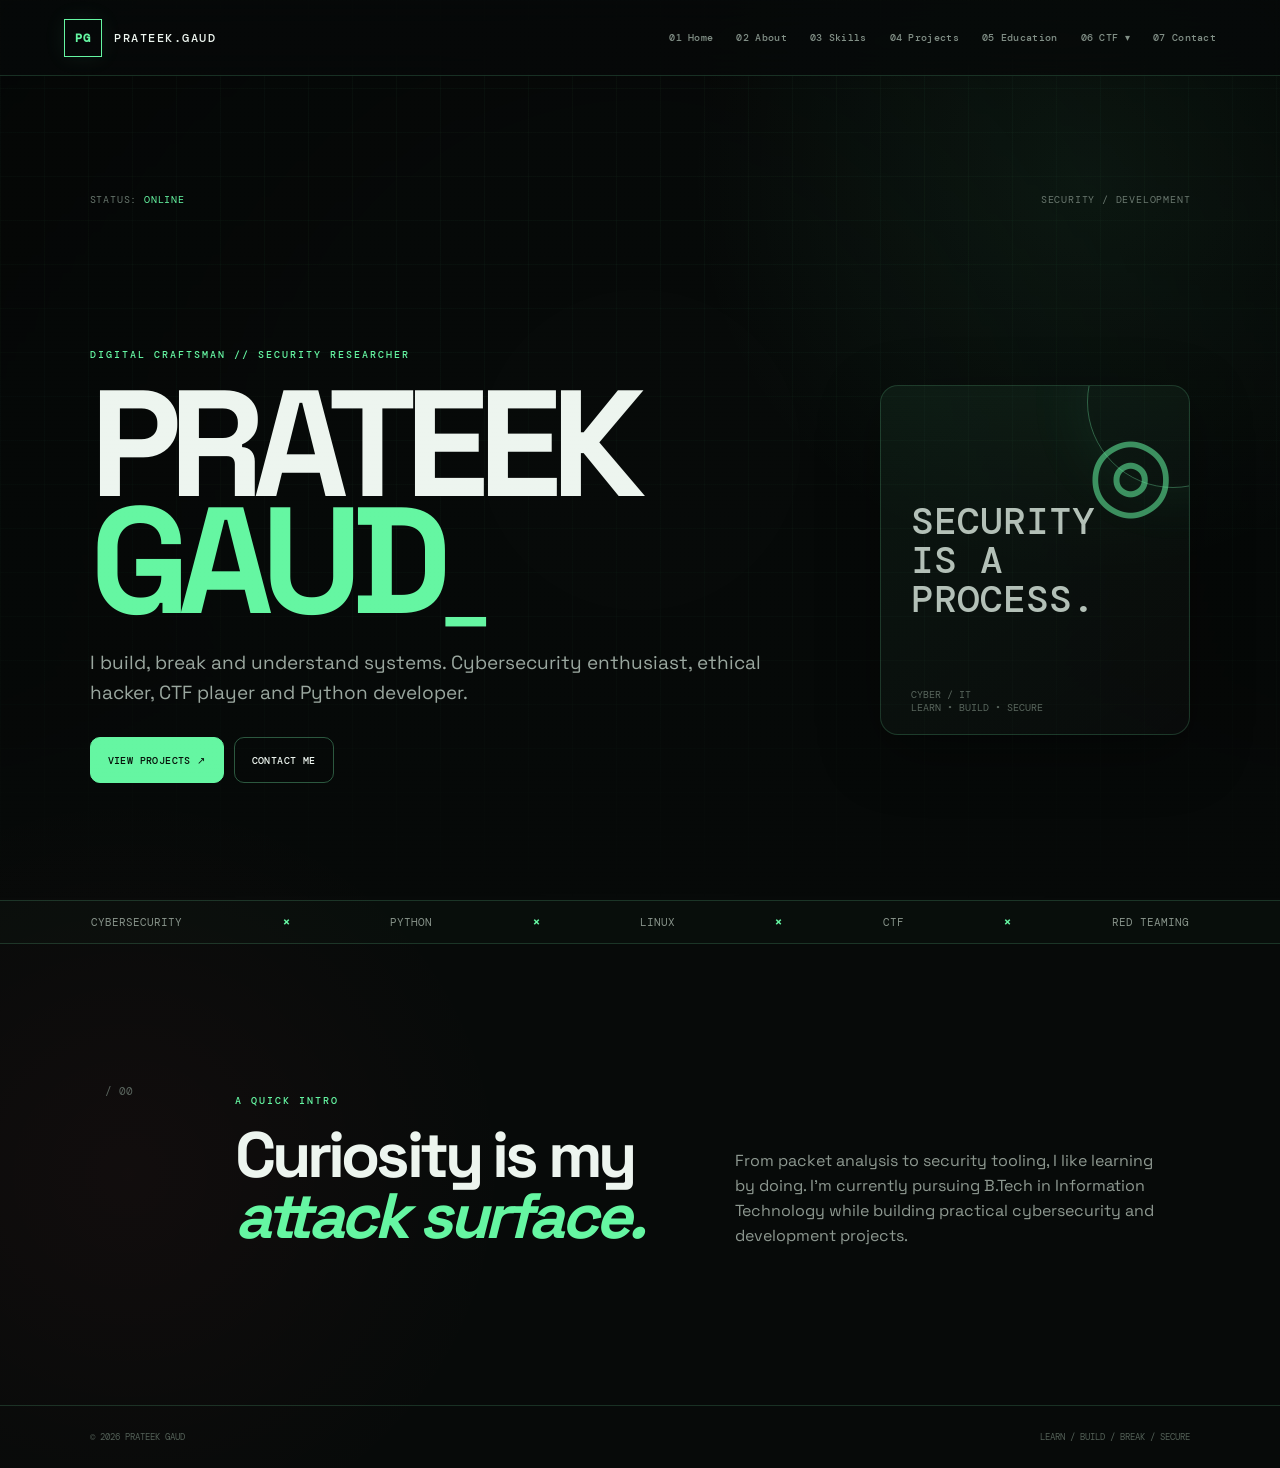
<file: index.html>
<!doctype html>
<html lang="en">

<head>
    <meta charset="utf-8">
    <meta name="viewport" content="width=device-width,initial-scale=1,viewport-fit=cover">
    <meta name="description" content="Prateek Gaud — Cybersecurity Enthusiast, Ethical Hacker and Python Developer.">
    <title>PRATEEK | Portfolio</title>
    <link rel="preconnect" href="https://fonts.googleapis.com">
    <link rel="preconnect" href="https://fonts.gstatic.com" crossorigin>
    <link
        href="https://fonts.googleapis.com/css2?family=DM+Mono:wght@400;500&family=Space+Grotesk:wght@400;500;600;700&display=swap"
        rel="stylesheet">
    <link rel="stylesheet" href="style.css">
</head>

<body>
    <div class="bg-grid"></div>
    <div class="scanline"></div>
    <header class="topbar"><a class="brand" href="index.html"><b>PG</b><span>PRATEEK.GAUD</span></a><button class="menu"
            aria-label="Open menu" aria-expanded="false" type="button"><span></span><span></span><span></span></button>
        <nav>
            <a href="index.html">01 Home</a>
            <a href="about.html">02 About</a>
            <a href="skills.html">03 Skills</a>
            <a href="projects.html">04 Projects</a>
            <a href="education.html">05 Education</a>
            <div class="dropdown">
                <button class="dropbtn">06 CTF ▾</button>
                <div class="dropdown-menu">
                    <a href="tryhackme.html">TryHackMe</a>
                </div>
            </div>
            <a href="contact.html">07 Contact</a>
        </nav>
    </header>
    <main>
        <section class="hero">
            <div class="hero-top"><span>STATUS: <i>ONLINE</i></span><span>SECURITY / DEVELOPMENT</span></div>
            <div class="hero-title">
                <p class="tiny">DIGITAL CRAFTSMAN // SECURITY RESEARCHER</p>
                <h1>PRATEEK<br><span>GAUD<span class="cursor">_</span></span></h1>
                <p class="lead">I build, break and understand systems. Cybersecurity enthusiast, ethical hacker, CTF
                    player and Python developer.</p>
                <div class="buttons"><a class="btn hot" href="projects.html">VIEW PROJECTS ↗</a><a class="btn"
                        href="contact.html">CONTACT ME</a></div>
            </div>
            <div class="hero-ascii">
                <div class="orbit">◎</div>
                <p>SECURITY<br>IS A<br>PROCESS.</p><span class="coord">CYBER / IT<br>LEARN • BUILD • SECURE</span>
            </div>
        </section>
        <section class="ticker">
            <span>CYBERSECURITY</span><b>×</b><span>PYTHON</span><b>×</b><span>LINUX</span><b>×</b><span>CTF</span><b>×</b><span>RED
                TEAMING</span></section>
        <section class="intro">
            <div class="section-no">/ 00</div>
            <div>
                <p class="tiny">A QUICK INTRO</p>
                <h2>Curiosity is my<br><em>attack surface.</em></h2>
            </div>
            <p class="copy">From packet analysis to security tooling, I like learning by doing. I’m currently pursuing
                B.Tech in Information Technology while building practical cybersecurity and development projects.</p>
        </section>
    </main>
    <footer><span>© 2026 PRATEEK GAUD</span><span>LEARN / BUILD / BREAK / SECURE</span></footer>
    <script src="script.js"></script>
</body>

</html>
</file>
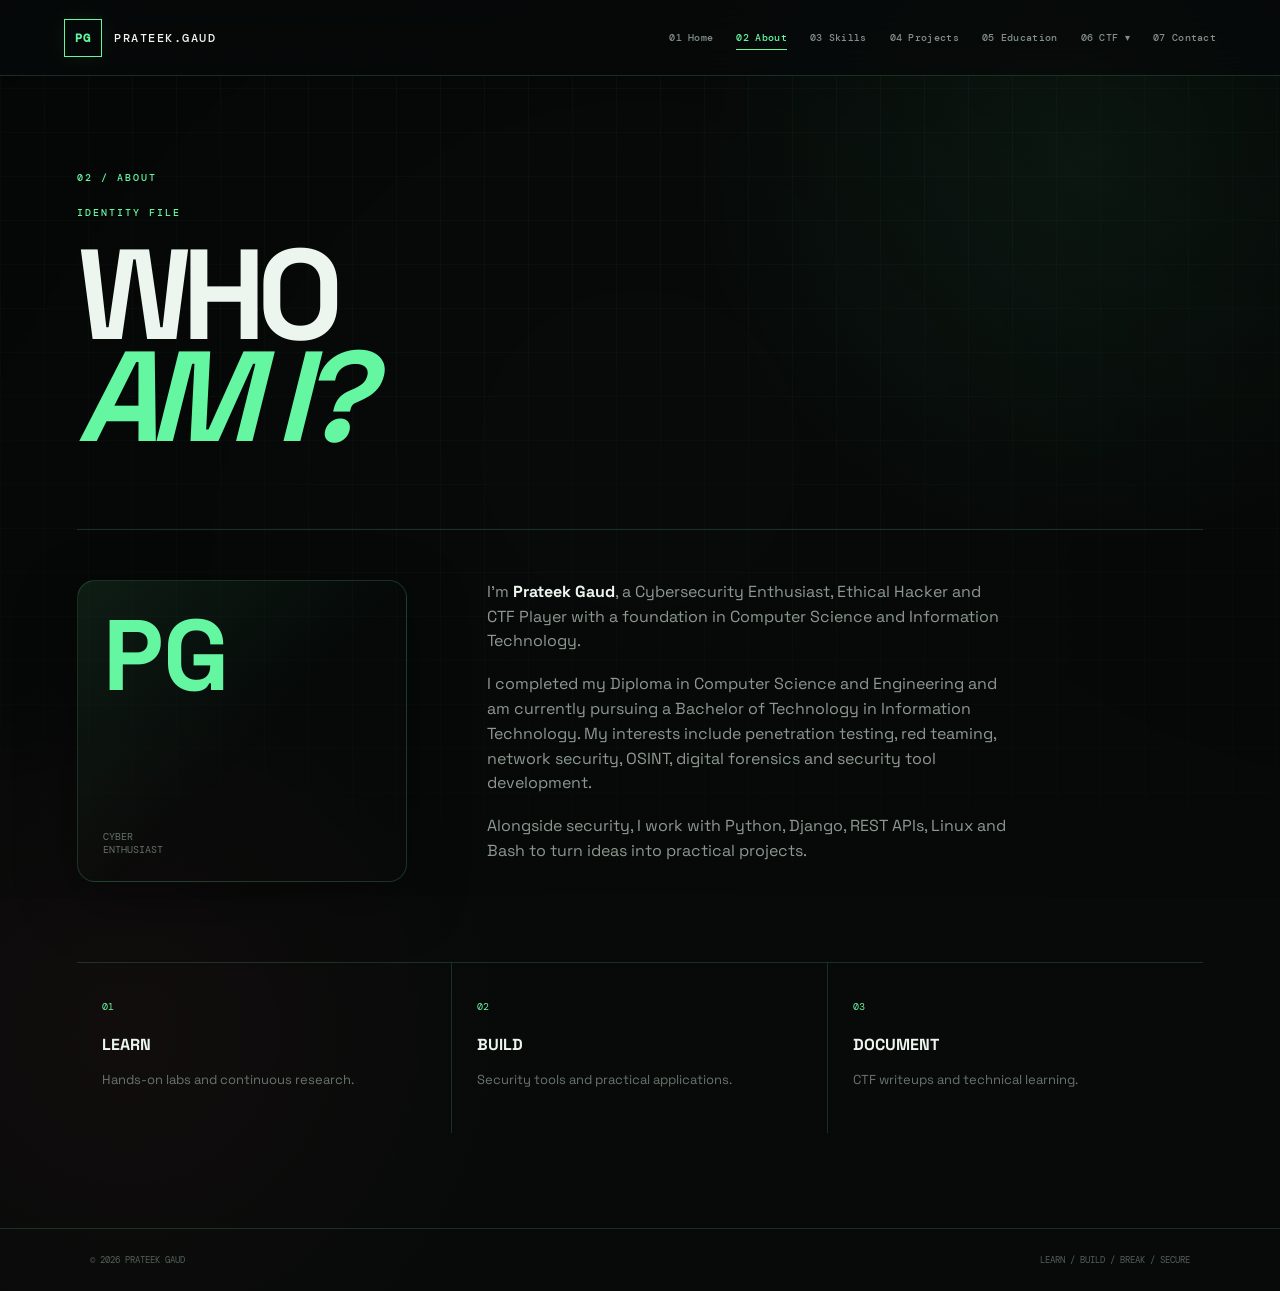
<file: about.html>
<!doctype html>
<html lang="en">

<head>
    <meta charset="utf-8">
    <meta name="viewport" content="width=device-width,initial-scale=1,viewport-fit=cover">
    <meta name="description" content="Prateek Gaud — Cybersecurity Enthusiast, Ethical Hacker and Python Developer.">
    <title>About // Prateek Gaud</title>
    <link rel="preconnect" href="https://fonts.googleapis.com">
    <link rel="preconnect" href="https://fonts.gstatic.com" crossorigin>
    <link
        href="https://fonts.googleapis.com/css2?family=DM+Mono:wght@400;500&family=Space+Grotesk:wght@400;500;600;700&display=swap"
        rel="stylesheet">
    <link rel="stylesheet" href="style.css">
</head>

<body>
    <div class="bg-grid"></div>
    <div class="scanline"></div>
    <header class="topbar"><a class="brand" href="index.html"><b>PG</b><span>PRATEEK.GAUD</span></a><button class="menu"
            aria-label="Open menu" aria-expanded="false" type="button"><span></span><span></span><span></span></button>
        <nav>
            <a href="index.html">01 Home</a>
            <a class="active" href="about.html">02 About</a>
            <a href="skills.html">03 Skills</a>
            <a href="projects.html">04 Projects</a>
            <a href="education.html">05 Education</a>
            <div class="dropdown">
                <button class="dropbtn">06 CTF ▾</button>
                <div class="dropdown-menu">
                    <a href="tryhackme.html">TryHackMe</a>
                </div>
            </div>
            <a href="contact.html">07 Contact</a>
        </nav>
    </header>
    <main class="page">
        <div class="page-number">02 / ABOUT</div>
        <div class="page-heading">
            <p class="tiny">IDENTITY FILE</p>
            <h1>WHO<br><em>AM I?</em></h1>
        </div>
        <div class="about-layout">
            <div class="profile-mark"><span>PG</span><small>CYBER<br>ENTHUSIAST</small></div>
            <div class="copy">
                <p>I’m <strong>Prateek Gaud</strong>, a Cybersecurity Enthusiast, Ethical Hacker and CTF Player with a
                    foundation in Computer Science and Information Technology.</p>
                <p>I completed my Diploma in Computer Science and Engineering and am currently pursuing a Bachelor of
                    Technology in Information Technology. My interests include penetration testing, red teaming, network
                    security, OSINT, digital forensics and security tool development.</p>
                <p>Alongside security, I work with Python, Django, REST APIs, Linux and Bash to turn ideas into
                    practical projects.</p>
            </div>
        </div>
        <div class="facts">
            <div><span>01</span><b>LEARN</b>
                <p>Hands-on labs and continuous research.</p>
            </div>
            <div><span>02</span><b>BUILD</b>
                <p>Security tools and practical applications.</p>
            </div>
            <div><span>03</span><b>DOCUMENT</b>
                <p>CTF writeups and technical learning.</p>
            </div>
        </div>
    </main>
    <footer><span>© 2026 PRATEEK GAUD</span><span>LEARN / BUILD / BREAK / SECURE</span></footer>
    <script src="script.js"></script>
</body>

</html>
</file>
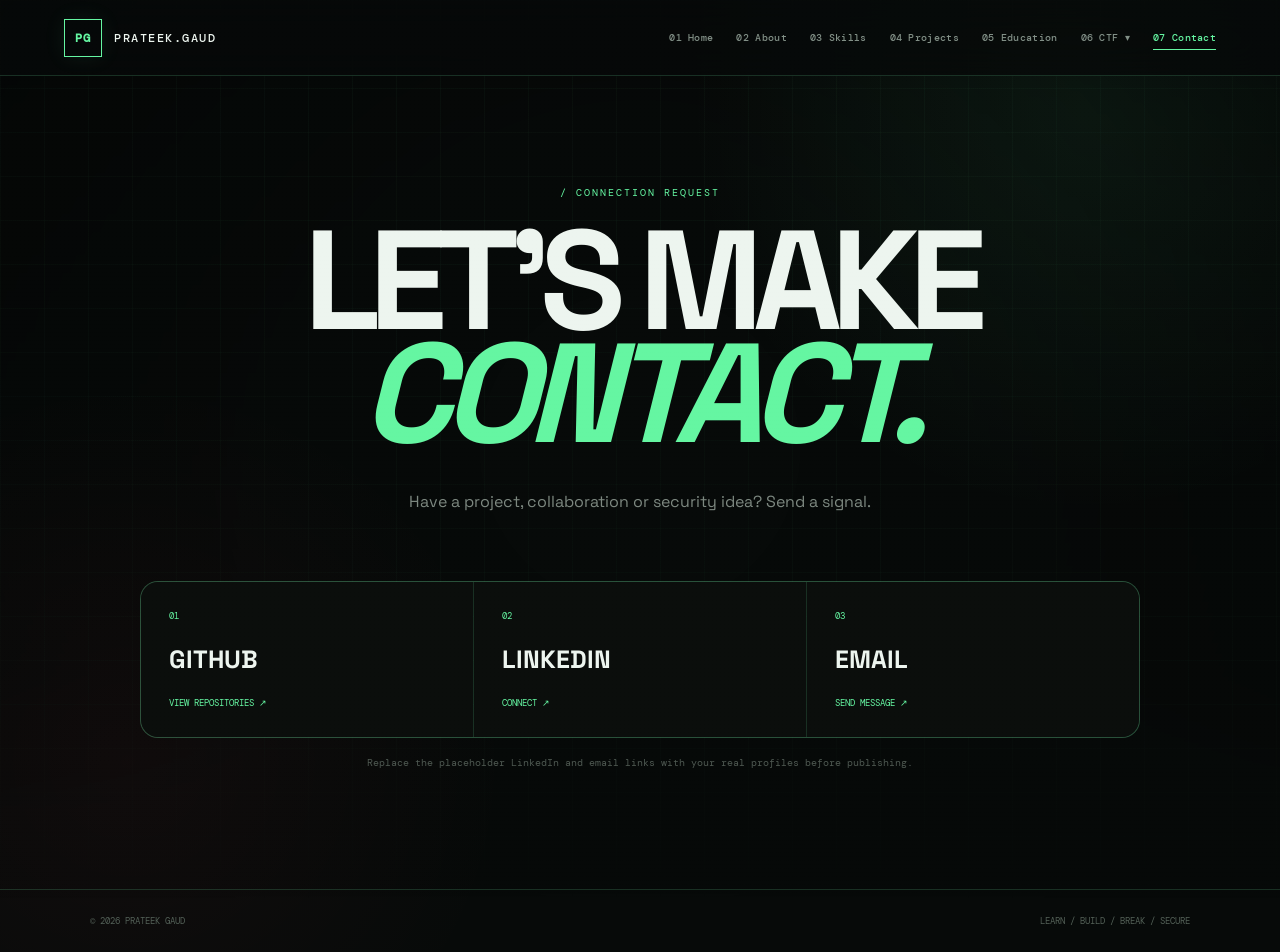
<file: contact.html>
<!doctype html>
<html lang="en">

<head>
    <meta charset="utf-8">
    <meta name="viewport" content="width=device-width,initial-scale=1,viewport-fit=cover">
    <meta name="description" content="Prateek Gaud — Cybersecurity Enthusiast, Ethical Hacker and Python Developer.">
    <title>Contact // Prateek Gaud</title>
    <link rel="preconnect" href="https://fonts.googleapis.com">
    <link rel="preconnect" href="https://fonts.gstatic.com" crossorigin>
    <link
        href="https://fonts.googleapis.com/css2?family=DM+Mono:wght@400;500&family=Space+Grotesk:wght@400;500;600;700&display=swap"
        rel="stylesheet">
    <link rel="stylesheet" href="style.css">
</head>

<body>
    <div class="bg-grid"></div>
    <div class="scanline"></div>
    <header class="topbar"><a class="brand" href="index.html"><b>PG</b><span>PRATEEK.GAUD</span></a><button class="menu"
            aria-label="Open menu" aria-expanded="false" type="button"><span></span><span></span><span></span></button>
        <nav>
            <a href="index.html">01 Home</a>
            <a href="about.html">02 About</a>
            <a href="skills.html">03 Skills</a>
            <a href="projects.html">04 Projects</a>
            <a href="education.html">05 Education</a>
            <div class="dropdown">
                <button class="dropbtn">06 CTF ▾</button>
                <div class="dropdown-menu">
                    <a href="tryhackme.html">TryHackMe</a>
                </div>
            </div>
            <a class="active" href="contact.html">07 Contact</a>
        </nav>
    </header>
    <main class="contact">
        <div class="contact-code">/ CONNECTION REQUEST</div>
        <h1>LET'S MAKE<br><em>CONTACT.</em></h1>
        <p>Have a project, collaboration or security idea? Send a signal.</p>
        <div class="contact-grid"><a href="https://github.com/prateek-gaud" target="_blank"
                rel="noopener"><small>01</small><b>GITHUB</b><span>VIEW REPOSITORIES ↗</span></a><a
                href="https://www.linkedin.com/" target="_blank"
                rel="noopener"><small>02</small><b>LINKEDIN</b><span>CONNECT ↗</span></a><a
                href="mailto:your.email@example.com"><small>03</small><b>EMAIL</b><span>SEND MESSAGE ↗</span></a></div>
        <p class="note">Replace the placeholder LinkedIn and email links with your real profiles before publishing.</p>
    </main>
    <footer><span>© 2026 PRATEEK GAUD</span><span>LEARN / BUILD / BREAK / SECURE</span></footer>
    <script src="script.js"></script>
</body>

</html>
</file>
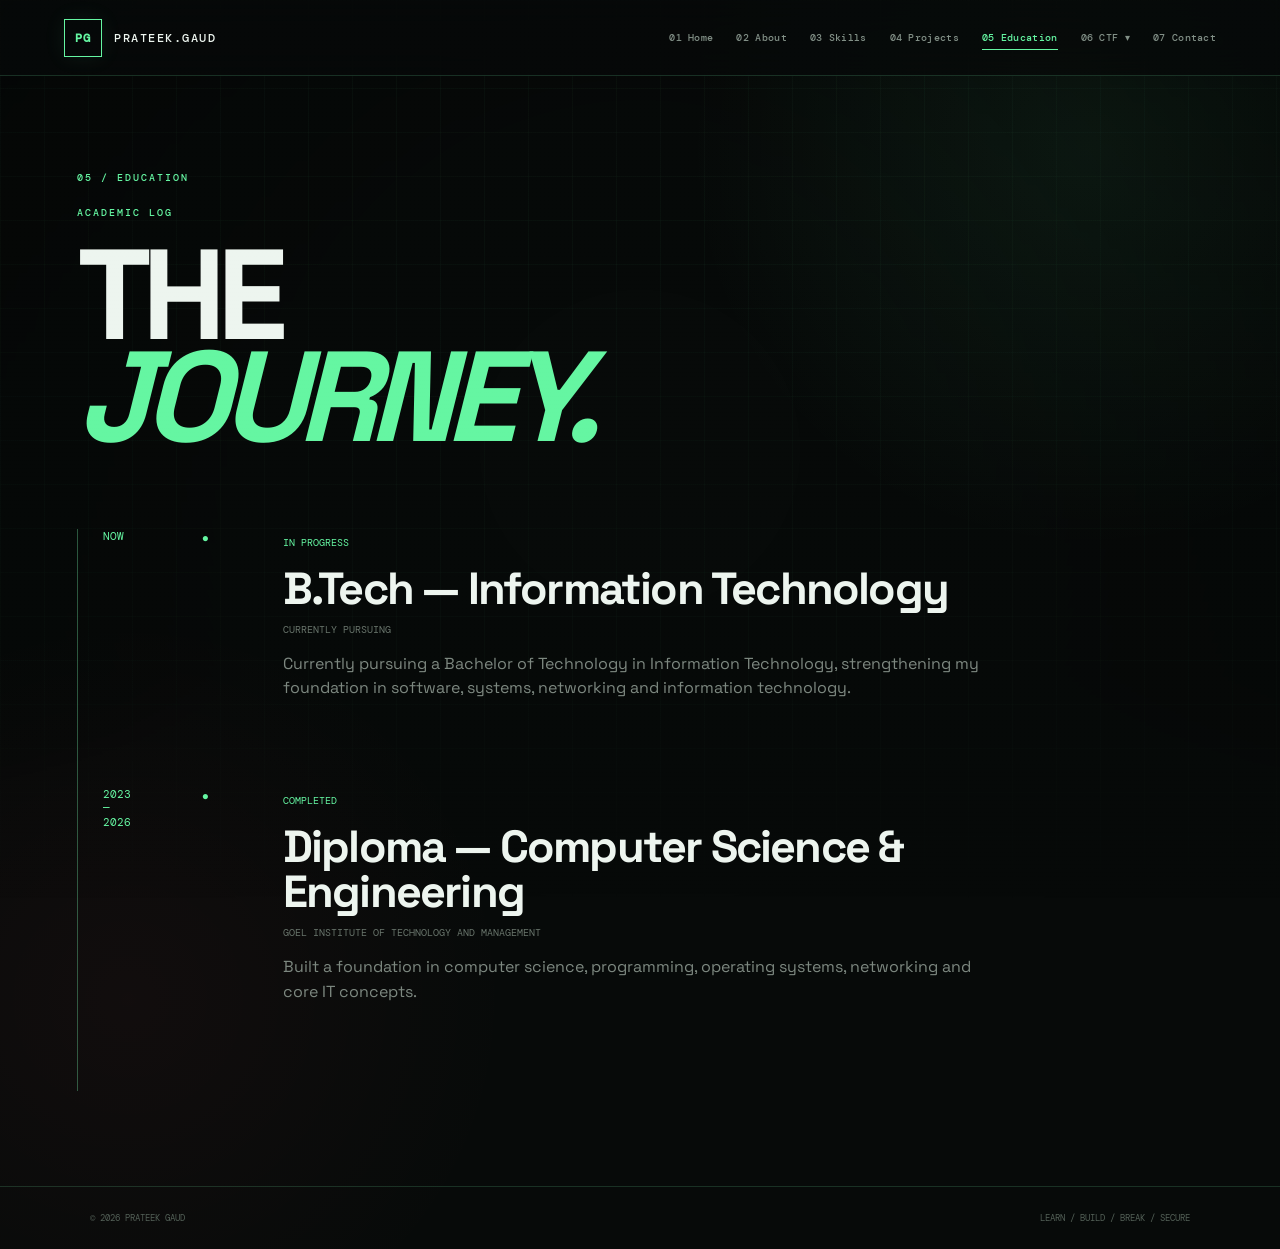
<file: education.html>
<!doctype html>
<html lang="en">

<head>
    <meta charset="utf-8">
    <meta name="viewport" content="width=device-width,initial-scale=1,viewport-fit=cover">
    <meta name="description" content="Prateek Gaud — Cybersecurity Enthusiast, Ethical Hacker and Python Developer.">
    <title>Education // Prateek Gaud</title>
    <link rel="preconnect" href="https://fonts.googleapis.com">
    <link rel="preconnect" href="https://fonts.gstatic.com" crossorigin>
    <link
        href="https://fonts.googleapis.com/css2?family=DM+Mono:wght@400;500&family=Space+Grotesk:wght@400;500;600;700&display=swap"
        rel="stylesheet">
    <link rel="stylesheet" href="style.css">
</head>

<body>
    <div class="bg-grid"></div>
    <div class="scanline"></div>
    <header class="topbar"><a class="brand" href="index.html"><b>PG</b><span>PRATEEK.GAUD</span></a><button class="menu"
            aria-label="Open menu" aria-expanded="false" type="button"><span></span><span></span><span></span></button>
        <nav>
            <a href="index.html">01 Home</a>
            <a href="about.html">02 About</a>
            <a href="skills.html">03 Skills</a>
            <a href="projects.html">04 Projects</a>
            <a class="active" href="education.html">05 Education</a>
            <div class="dropdown">
                <button class="dropbtn">06 CTF ▾</button>
                <div class="dropdown-menu">
                    <a href="tryhackme.html">TryHackMe</a>
                </div>
            </div>
            <a href="contact.html">07 Contact</a>
        </nav>
    </header>
    <main class="page">
        <div class="page-number">05 / EDUCATION</div>
        <div class="page-heading">
            <p class="tiny">ACADEMIC LOG</p>
            <h1>THE<br><em>JOURNEY.</em></h1>
        </div>
        <div class="edu">
            <article class="edu-item current">
                <div class="edu-time">NOW</div>
                <div class="edu-marker">●</div>
                <div><small>IN PROGRESS</small>
                    <h2>B.Tech — Information Technology</h2>
                    <p class="date">CURRENTLY PURSUING</p>
                    <p>Currently pursuing a Bachelor of Technology in Information Technology, strengthening my
                        foundation in software, systems, networking and information technology.</p>
                </div>
            </article>
            <article class="edu-item">
                <div class="edu-time">2023<br>—<br>2026</div>
                <div class="edu-marker">●</div>
                <div><small>COMPLETED</small>
                    <h2>Diploma — Computer Science & Engineering</h2>
                    <p class="date">GOEL INSTITUTE OF TECHNOLOGY AND MANAGEMENT</p>
                    <p>Built a foundation in computer science, programming, operating systems, networking and core IT
                        concepts.</p>
                </div>
            </article>
        </div>
    </main>
    <footer><span>© 2026 PRATEEK GAUD</span><span>LEARN / BUILD / BREAK / SECURE</span></footer>
    <script src="script.js"></script>
</body>

</html>
</file>
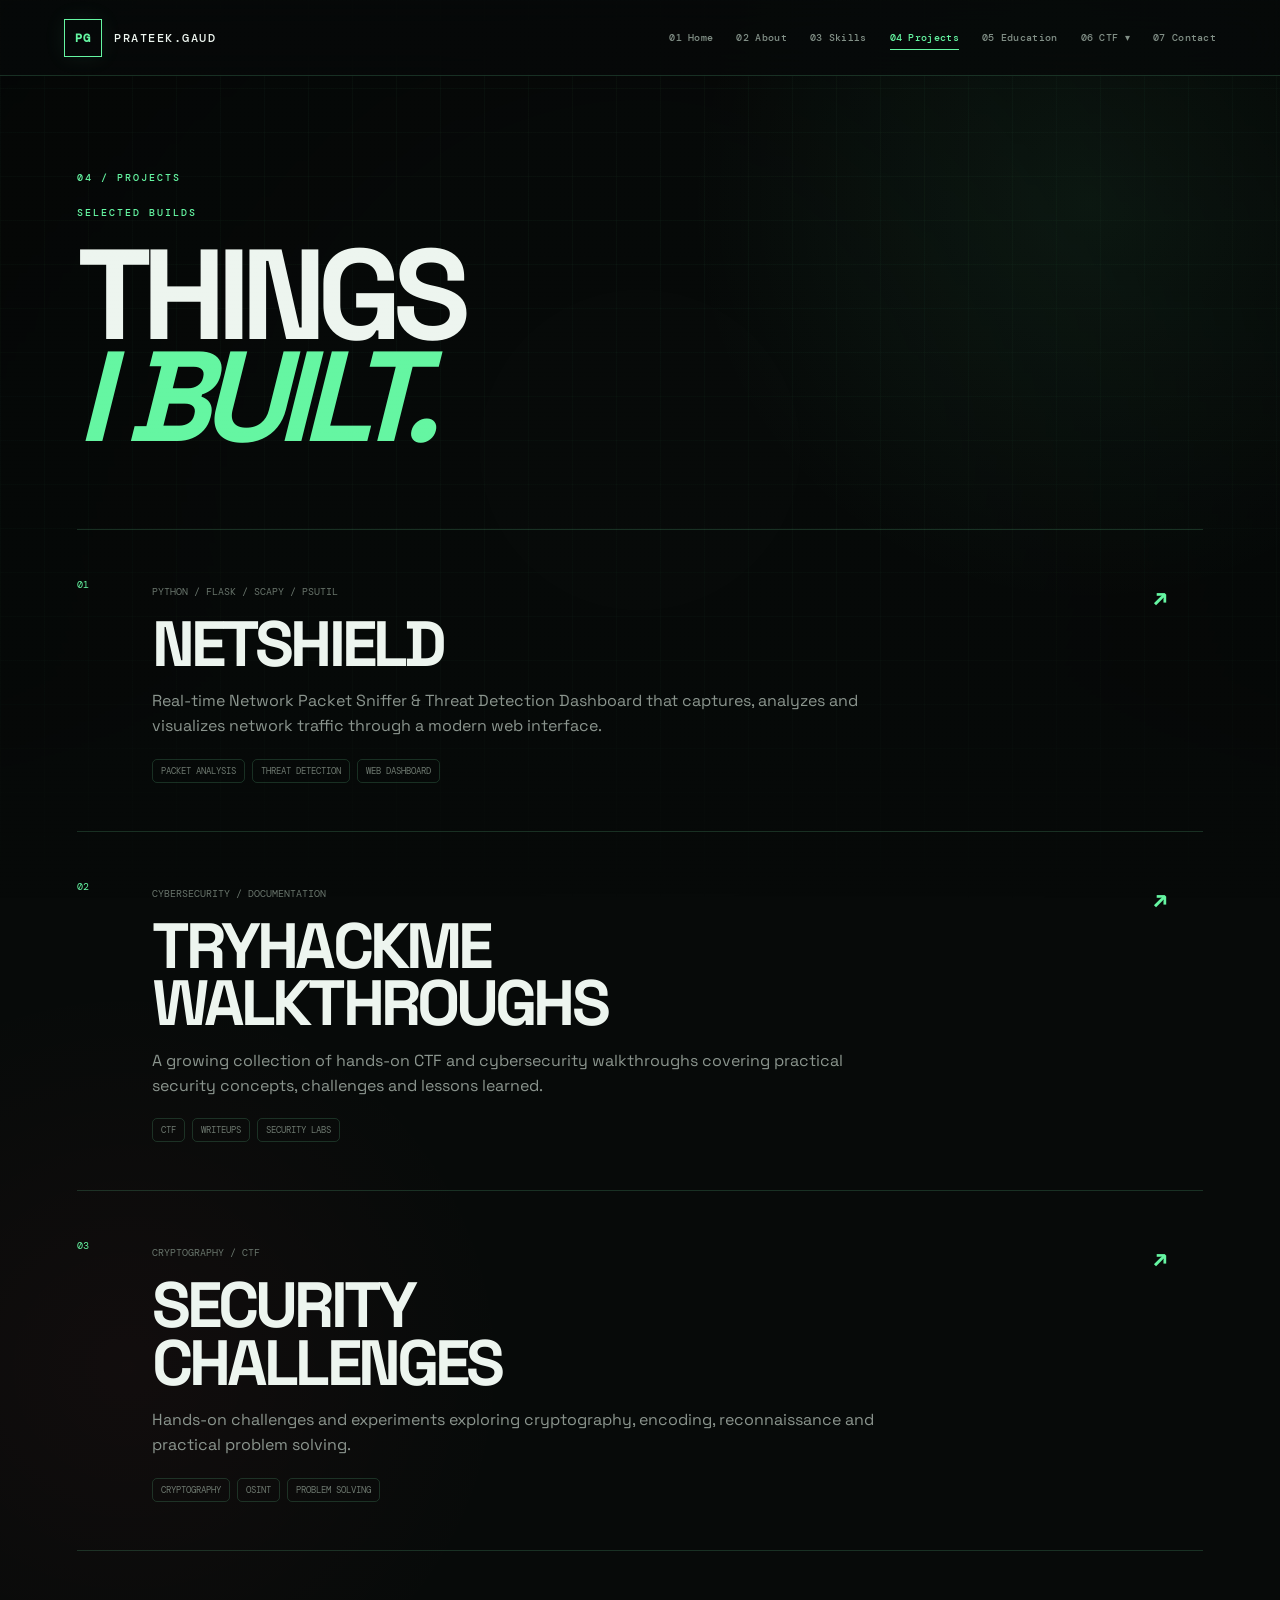
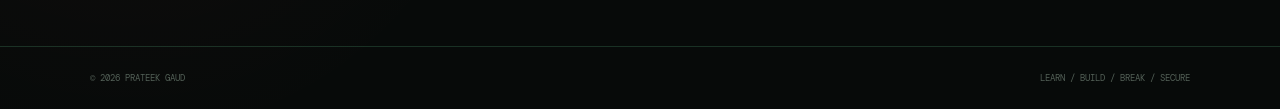
<file: projects.html>
<!doctype html>
<html lang="en">

<head>
    <meta charset="utf-8">
    <meta name="viewport" content="width=device-width,initial-scale=1,viewport-fit=cover">
    <meta name="description" content="Prateek Gaud — Cybersecurity Enthusiast, Ethical Hacker and Python Developer.">
    <title>Projects // Prateek Gaud</title>
    <link rel="preconnect" href="https://fonts.googleapis.com">
    <link rel="preconnect" href="https://fonts.gstatic.com" crossorigin>
    <link
        href="https://fonts.googleapis.com/css2?family=DM+Mono:wght@400;500&family=Space+Grotesk:wght@400;500;600;700&display=swap"
        rel="stylesheet">
    <link rel="stylesheet" href="style.css">
</head>

<body>
    <div class="bg-grid"></div>
    <div class="scanline"></div>
    <header class="topbar"><a class="brand" href="index.html"><b>PG</b><span>PRATEEK.GAUD</span></a><button class="menu"
            aria-label="Open menu" aria-expanded="false" type="button"><span></span><span></span><span></span></button>
        <nav>
            <a href="index.html">01 Home</a>
            <a href="about.html">02 About</a>
            <a href="skills.html">03 Skills</a>
            <a class="active" href="projects.html">04 Projects</a>
            <a href="education.html">05 Education</a>
            <div class="dropdown">
                <button class="dropbtn">06 CTF ▾</button>
                <div class="dropdown-menu">
                    <a href="tryhackme.html">TryHackMe</a>
                </div>
            </div>
            <a href="contact.html">07 Contact</a>
        </nav>
    </header>
    <main class="page">
        <div class="page-number">04 / PROJECTS</div>
        <div class="page-heading">
            <p class="tiny">SELECTED BUILDS</p>
            <h1>THINGS<br><em>I BUILT.</em></h1>
        </div>
        <div class="project-stack">
            <article>
                <div class="project-id">01</div>
                <div><small>PYTHON / FLASK / SCAPY / PSUTIL</small>
                    <h2>NETSHIELD</h2>
                    <p>Real-time Network Packet Sniffer & Threat Detection Dashboard that captures, analyzes and
                        visualizes network traffic through a modern web interface.</p>
                    <div class="chips"><i>PACKET ANALYSIS</i><i>THREAT DETECTION</i><i>WEB DASHBOARD</i></div>
                </div><b class="project-arrow">↗</b>
            </article>
            <article>
                <div class="project-id">02</div>
                <div><small>CYBERSECURITY / DOCUMENTATION</small>
                    <h2>TRYHACKME<br>WALKTHROUGHS</h2>
                    <p>A growing collection of hands-on CTF and cybersecurity walkthroughs covering practical security
                        concepts, challenges and lessons learned.</p>
                    <div class="chips"><i>CTF</i><i>WRITEUPS</i><i>SECURITY LABS</i></div>
                </div><a style="text-decoration: none;" href="https://github.com/prateek-gaud/Tryhackme-Walkthrough.git"><b class="project-arrow">↗</b></a>
            </article>
            <article>
                <div class="project-id">03</div>
                <div><small>CRYPTOGRAPHY / CTF</small>
                    <h2>SECURITY<br>CHALLENGES</h2>
                    <p>Hands-on challenges and experiments exploring cryptography, encoding, reconnaissance and
                        practical problem solving.</p>
                    <div class="chips"><i>CRYPTOGRAPHY</i><i>OSINT</i><i>PROBLEM SOLVING</i></div>
                </div><b class="project-arrow">↗</b>
            </article>
        </div>
    </main>
    <footer><span>© 2026 PRATEEK GAUD</span><span>LEARN / BUILD / BREAK / SECURE</span></footer>
    <script src="script.js"></script>
</body>

</html>
</file>
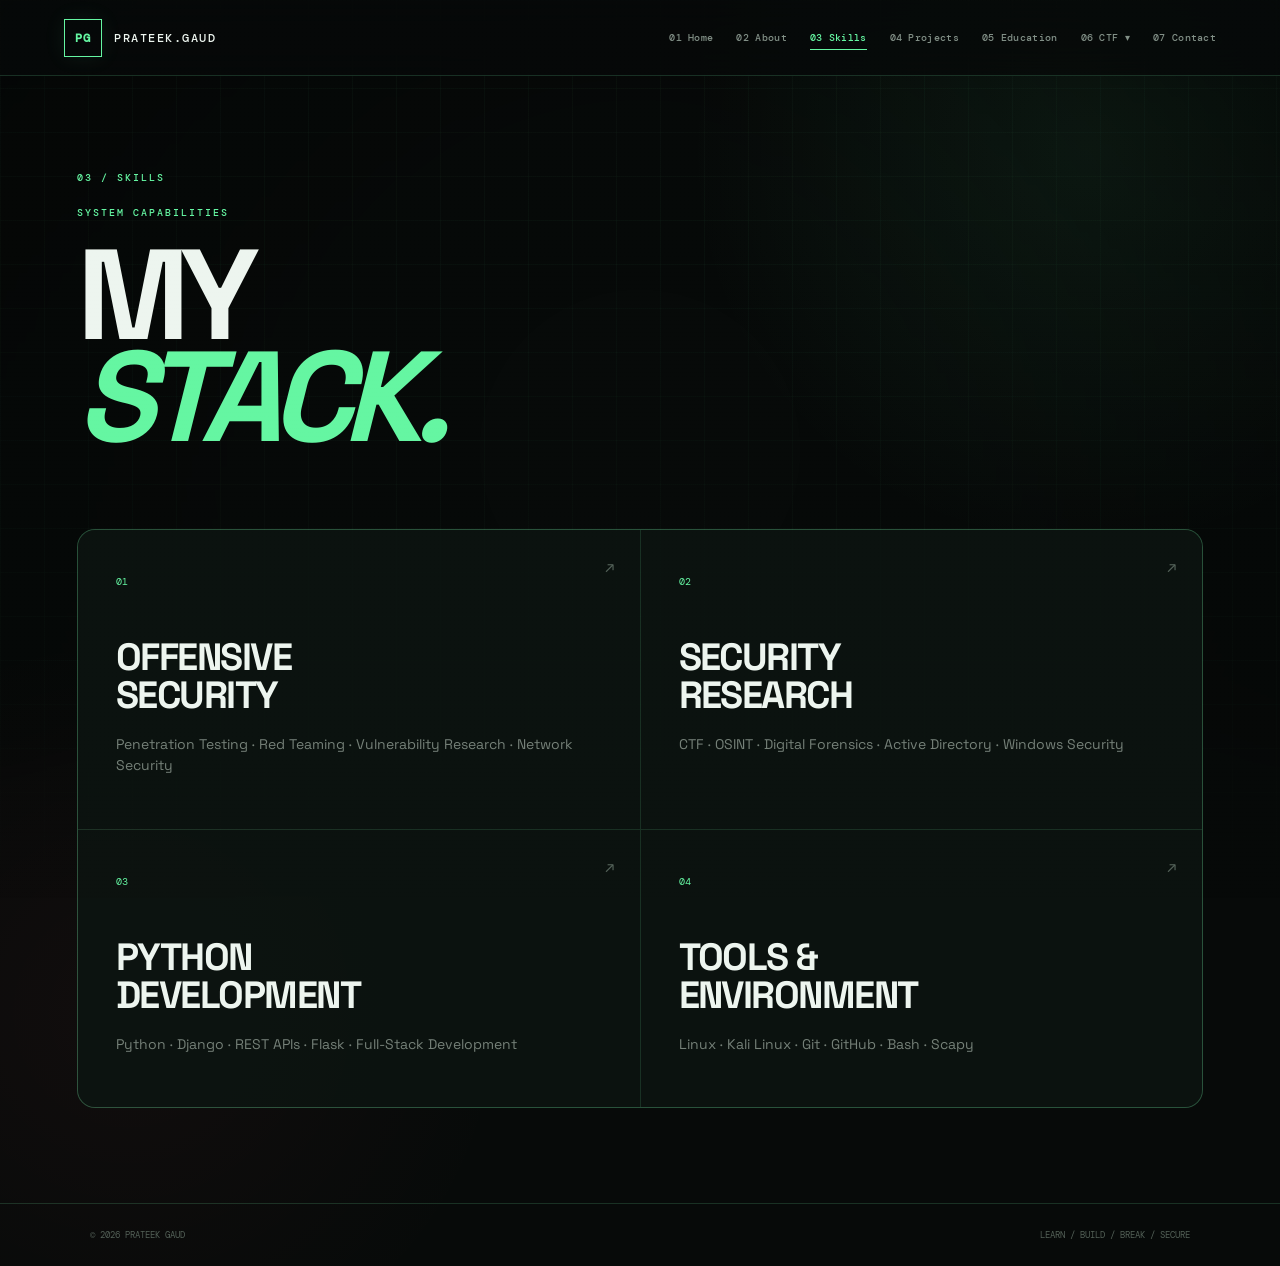
<file: skills.html>
<!doctype html>
<html lang="en">

<head>
    <meta charset="utf-8">
    <meta name="viewport" content="width=device-width,initial-scale=1,viewport-fit=cover">
    <meta name="description" content="Prateek Gaud — Cybersecurity Enthusiast, Ethical Hacker and Python Developer.">
    <title>Skills // Prateek Gaud</title>
    <link rel="preconnect" href="https://fonts.googleapis.com">
    <link rel="preconnect" href="https://fonts.gstatic.com" crossorigin>
    <link
        href="https://fonts.googleapis.com/css2?family=DM+Mono:wght@400;500&family=Space+Grotesk:wght@400;500;600;700&display=swap"
        rel="stylesheet">
    <link rel="stylesheet" href="style.css">
</head>

<body>
    <div class="bg-grid"></div>
    <div class="scanline"></div>
    <header class="topbar"><a class="brand" href="index.html"><b>PG</b><span>PRATEEK.GAUD</span></a><button class="menu"
            aria-label="Open menu" aria-expanded="false" type="button"><span></span><span></span><span></span></button>
        <nav>
            <a href="index.html">01 Home</a>
            <a href="about.html">02 About</a>
            <a class="active" href="skills.html">03 Skills</a>
            <a href="projects.html">04 Projects</a>
            <a href="education.html">05 Education</a>
            <div class="dropdown">
                <button class="dropbtn">06 CTF ▾</button>
                <div class="dropdown-menu">
                    <a href="tryhackme.html">TryHackMe</a>
                </div>
            </div>
            <a href="contact.html">07 Contact</a>
        </nav>
    </header>
    <main class="page">
        <div class="page-number">03 / SKILLS</div>
        <div class="page-heading">
            <p class="tiny">SYSTEM CAPABILITIES</p>
            <h1>MY<br><em>STACK.</em></h1>
        </div>
        <div class="skill-cards">
            <article><span>01</span>
                <h2>OFFENSIVE<br>SECURITY</h2>
                <p>Penetration Testing · Red Teaming · Vulnerability Research · Network Security</p>
            </article>
            <article><span>02</span>
                <h2>SECURITY<br>RESEARCH</h2>
                <p>CTF · OSINT · Digital Forensics · Active Directory · Windows Security</p>
            </article>
            <article><span>03</span>
                <h2>PYTHON<br>DEVELOPMENT</h2>
                <p>Python · Django · REST APIs · Flask · Full-Stack Development</p>
            </article>
            <article><span>04</span>
                <h2>TOOLS &<br>ENVIRONMENT</h2>
                <p>Linux · Kali Linux · Git · GitHub · Bash · Scapy</p>
            </article>
        </div>
    </main>
    <footer><span>© 2026 PRATEEK GAUD</span><span>LEARN / BUILD / BREAK / SECURE</span></footer>
    <script src="script.js"></script>
</body>

</html>
</file>
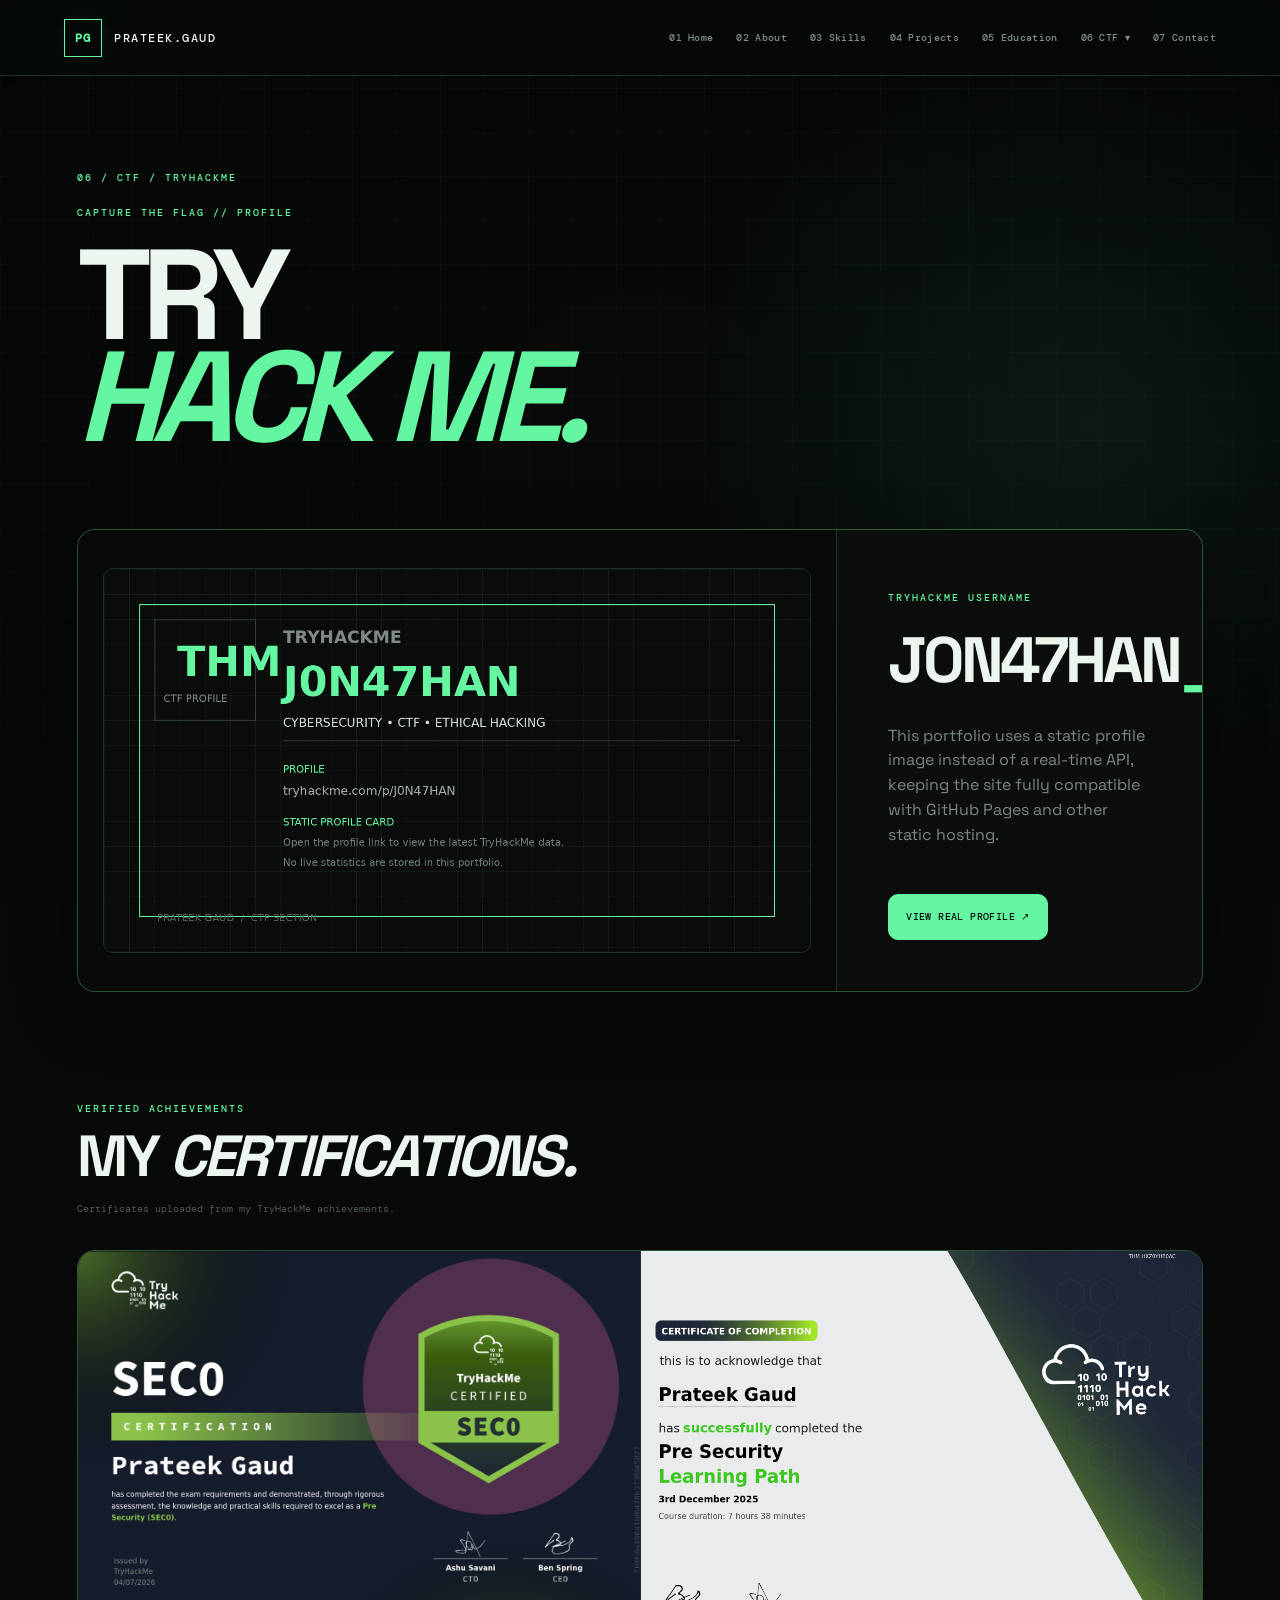
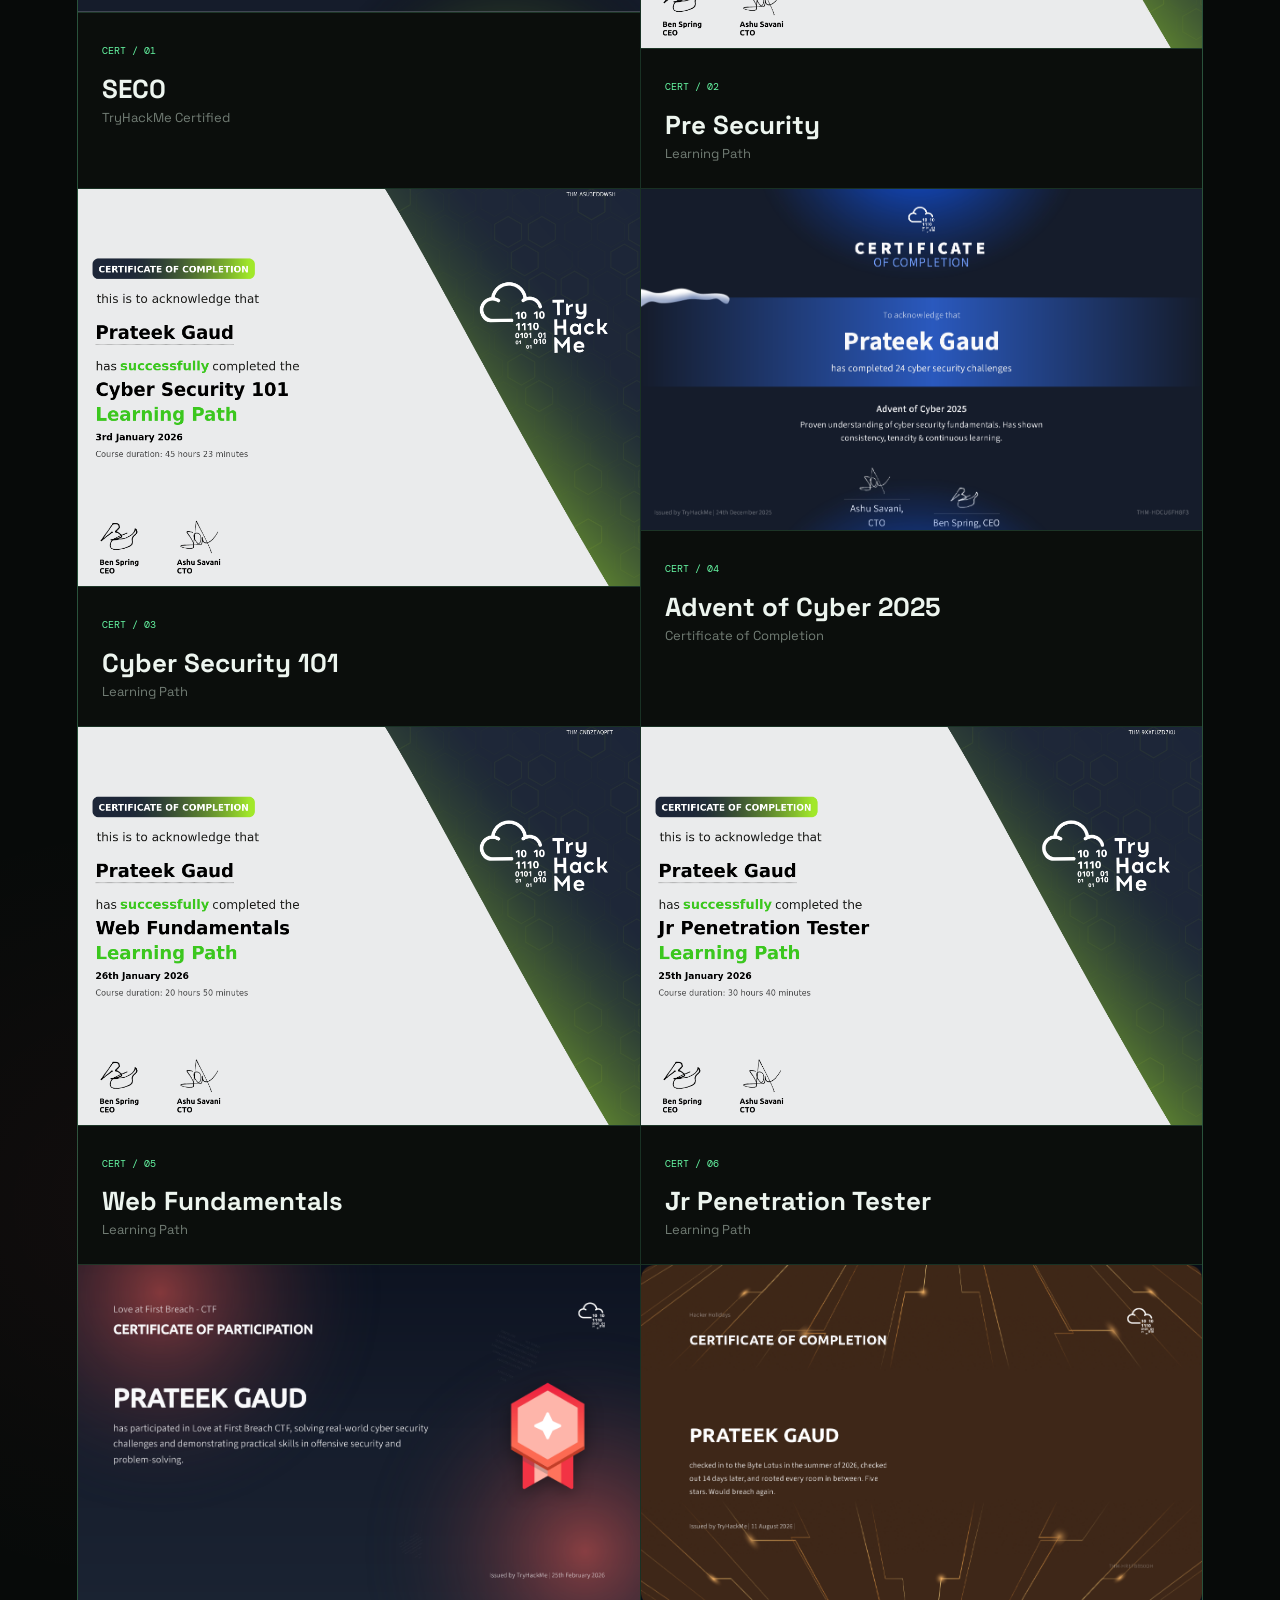
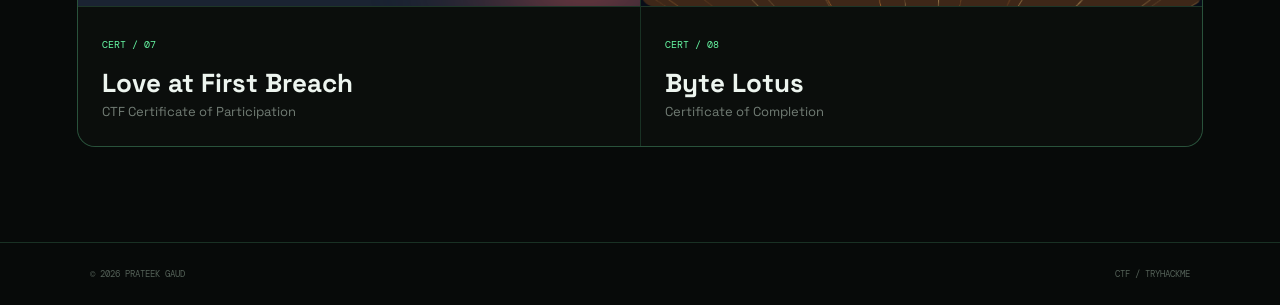
<file: tryhackme.html>
<!doctype html>
<html lang="en">

<head>
    <meta charset="utf-8">
    <meta name="viewport" content="width=device-width,initial-scale=1,viewport-fit=cover">
    <meta name="description" content="Prateek Gaud — TryHackMe CTF profile and certificates.">
    <title>TryHackMe // J0N47HAN</title>
    <link rel="preconnect" href="https://fonts.googleapis.com">
    <link rel="preconnect" href="https://fonts.gstatic.com" crossorigin>
    <link
        href="https://fonts.googleapis.com/css2?family=DM+Mono:wght@400;500&family=Space+Grotesk:wght@400;500;600;700&display=swap"
        rel="stylesheet">
    <link rel="stylesheet" href="style.css">
</head>

<body>
    <div class="bg-grid"></div>
    <div class="scanline"></div>
    <header class="topbar"><a class="brand" href="index.html"><b>PG</b><span>PRATEEK.GAUD</span></a><button class="menu"
            aria-label="Open menu" aria-expanded="false" type="button"><span></span><span></span><span></span></button>
        <nav>
            <a href="index.html">01 Home</a>
            <a href="about.html">02 About</a>
            <a href="skills.html">03 Skills</a>
            <a href="projects.html">04 Projects</a>
            <a href="education.html">05 Education</a>
            <div class="dropdown">
                <button class="dropbtn">06 CTF ▾</button>
                <div class="dropdown-menu">
                    <a class="active" href="tryhackme.html">TryHackMe</a>
                </div>
            </div>
            <a href="contact.html">07 Contact</a>
        </nav>
    </header>
    <main class="page">
        <div class="page-number">06 / CTF / TRYHACKME</div>
        <div class="page-heading">
            <p class="tiny">CAPTURE THE FLAG // PROFILE</p>
            <h1>TRY<br><em>HACK ME.</em></h1>
        </div>
        <section class="thm-profile-panel">
            <div class="thm-profile-image-wrap"><img src="assets/tryhackme-profile.png"
                    alt="Static TryHackMe profile card for J0N47HAN"></div>
            <div class="thm-profile-copy">
                <p class="tiny">TRYHACKME USERNAME</p>
                <h2>J0N47HAN<span>_</span></h2>
                <p>This portfolio uses a static profile image instead of a real-time API, keeping the site fully
                    compatible with GitHub Pages and other static hosting.</p>
                <div class="buttons"><a class="btn hot" href="https://tryhackme.com/p/J0N47HAN" target="_blank"
                        rel="noopener">VIEW REAL PROFILE ↗</a></div>
            </div>
        </section>
        <section class="cert-section">
            <p class="tiny">VERIFIED ACHIEVEMENTS</p>
            <h2>MY <em>CERTIFICATIONS.</em></h2>
            <p class="thm-note">Certificates uploaded from my TryHackMe achievements.</p>
            <div class="certificate-grid">
                <article class="certificate"><img src="assets/certificates/seco-certified.png"
                        alt="TryHackMe SEC0 certification">
                    <div><span>CERT / 01</span>
                        <h3>SEC0</h3>
                        <p>TryHackMe Certified</p>
                    </div>
                </article>
                <article class="certificate"><img src="assets/certificates/pre-security.png"
                        alt="TryHackMe Pre Security certificate">
                    <div><span>CERT / 02</span>
                        <h3>Pre Security</h3>
                        <p>Learning Path</p>
                    </div>
                </article>
                <article class="certificate"><img src="assets/certificates/cyber-security-101.png"
                        alt="TryHackMe Cyber Security 101 certificate">
                    <div><span>CERT / 03</span>
                        <h3>Cyber Security 101</h3>
                        <p>Learning Path</p>
                    </div>
                </article>
                <article class="certificate"><img src="assets/certificates/advent-of-cyber-2025.png"
                        alt="TryHackMe Advent of Cyber 2025 certificate">
                    <div><span>CERT / 04</span>
                        <h3>Advent of Cyber 2025</h3>
                        <p>Certificate of Completion</p>
                    </div>
                </article>
                <article class="certificate"><img src="assets/certificates/web-fundamentals.png"
                        alt="TryHackMe Web Fundamentals certificate">
                    <div><span>CERT / 05</span>
                        <h3>Web Fundamentals</h3>
                        <p>Learning Path</p>
                    </div>
                </article>
                <article class="certificate"><img src="assets/certificates/jr-penetration-tester.png"
                        alt="TryHackMe Jr Penetration Tester certificate">
                    <div><span>CERT / 06</span>
                        <h3>Jr Penetration Tester</h3>
                        <p>Learning Path</p>
                    </div>
                </article>
                <article class="certificate"><img src="assets/certificates/love-at-first-breach.png"
                        alt="TryHackMe Love at First Breach certificate">
                    <div><span>CERT / 07</span>
                        <h3>Love at First Breach</h3>
                        <p>CTF Certificate of Participation</p>
                    </div>
                </article>
                <article class="certificate"><img src="assets/certificates/byte-lotus.png"
                        alt="TryHackMe Byte Lotus certificate">
                    <div><span>CERT / 08</span>
                        <h3>Byte Lotus</h3>
                        <p>Certificate of Completion</p>
                    </div>
                </article>
            </div>
        </section>
    </main>
    <footer><span>© 2026 PRATEEK GAUD</span><span>CTF / TRYHACKME</span></footer>
    <script src="script.js"></script>
</body>

</html>
</file>
<file: style.css>
/* =========================================================
   PRATEEK GAUD — CYBERSECURITY PORTFOLIO
   Responsive / animated / accessible UI
   ========================================================= */
:root{
  --bg:#070a09;
  --panel:#0b100e;
  --panel-2:#0e1511;
  --line:rgba(126,255,181,.16);
  --line-strong:rgba(126,255,181,.32);
  --text:#edf5ef;
  --muted:#87958c;
  --dim:#536158;
  --green:#65f6a2;
  --green-soft:rgba(101,246,162,.09);
  --red:#ff526d;
  --radius:18px;
  --shadow:0 18px 60px rgba(0,0,0,.35);
}

*{box-sizing:border-box}
html{scroll-behavior:smooth}
body{
  margin:0;
  min-width:320px;
  background:
    radial-gradient(circle at 85% 12%,rgba(101,246,162,.08),transparent 25rem),
    radial-gradient(circle at 10% 80%,rgba(255,82,109,.045),transparent 24rem),
    var(--bg);
  color:var(--text);
  font-family:"Space Grotesk",sans-serif;
  line-height:1.55;
  overflow-x:hidden;
}
body::selection{background:var(--green);color:#061009}
a{color:inherit}
button{font:inherit}
img{max-width:100%}
.bg-grid{
  position:fixed;inset:0;z-index:-3;pointer-events:none;
  background-image:
    linear-gradient(rgba(101,246,162,.035) 1px,transparent 1px),
    linear-gradient(90deg,rgba(101,246,162,.035) 1px,transparent 1px);
  background-size:44px 44px;
  mask-image:linear-gradient(to bottom,#000 0%,rgba(0,0,0,.55) 75%,transparent 100%);
}
.bg-grid::after{
  content:"";position:absolute;inset:0;
  background:radial-gradient(circle at center,transparent 20%,rgba(0,0,0,.35) 100%);
}
.scanline{
  position:fixed;inset:0;pointer-events:none;z-index:100;
  background:repeating-linear-gradient(0deg,transparent 0 3px,rgba(255,255,255,.012) 4px);
  opacity:.55;
}
.topbar{
  height:76px;padding:0 clamp(18px,5vw,72px);
  display:flex;align-items:center;justify-content:space-between;
  border-bottom:1px solid var(--line);
  background:rgba(7,10,9,.78);
  backdrop-filter:blur(18px);
  -webkit-backdrop-filter:blur(18px);
  position:sticky;top:0;z-index:50;
}
.brand{
  text-decoration:none;display:flex;align-items:center;gap:12px;
  font:500 12px "DM Mono";letter-spacing:1.5px;
}
.brand b{
  width:38px;height:38px;display:grid;place-items:center;
  border:1px solid var(--green);color:var(--green);
  box-shadow:0 0 22px rgba(101,246,162,.08);
}
.topbar nav{display:flex;gap:clamp(12px,1.8vw,28px);align-items:center}
.topbar nav a,.dropbtn{
  position:relative;border:0;background:none;
  font:500 10px "DM Mono";letter-spacing:.3px;
  text-decoration:none;color:#829087;padding:8px 0;
  transition:color .2s ease;
}
.topbar nav a::after,.dropbtn::after{
  content:"";position:absolute;left:0;bottom:2px;width:0;height:1px;
  background:var(--green);transition:width .25s ease;
}
.topbar nav a:hover,.topbar nav a.active,.dropdown:hover .dropbtn{color:var(--green)}
.topbar nav a:hover::after,.topbar nav a.active::after,.dropdown:hover .dropbtn::after{width:100%}
.menu{
  display:none;background:transparent;border:1px solid var(--line);
  border-radius:10px;padding:8px;cursor:pointer;
}
.menu span{display:block;width:22px;height:2px;background:var(--green);margin:4px;border-radius:3px;transition:.25s}
.menu.active span:nth-child(1){transform:translateY(6px) rotate(45deg)}
.menu.active span:nth-child(2){opacity:0}
.menu.active span:nth-child(3){transform:translateY(-6px) rotate(-45deg)}
.dropdown{position:relative}
.dropbtn{cursor:pointer;padding:8px 0}
.dropdown-menu{
  position:absolute;top:calc(100% + 14px);left:50%;transform:translateX(-50%) translateY(-6px);
  min-width:155px;padding:7px;background:rgba(10,15,12,.97);
  border:1px solid var(--line);border-radius:12px;box-shadow:var(--shadow);
  opacity:0;visibility:hidden;pointer-events:none;
  transition:.2s ease;
}
.dropdown:hover .dropdown-menu,.dropdown:focus-within .dropdown-menu,.dropdown.open .dropdown-menu{
  opacity:1;visibility:visible;pointer-events:auto;transform:translateX(-50%) translateY(0);
}
.dropdown-menu a{display:block!important;padding:11px 12px;color:#829087!important;border-radius:8px}
.dropdown-menu a:hover,.dropdown-menu a.active{color:var(--green)!important;background:var(--green-soft)}

.hero{
  min-height:calc(100vh - 76px);
  max-width:1500px;margin:auto;
  padding:clamp(42px,7vw,100px) clamp(20px,7vw,110px);
  display:grid;grid-template-columns:minmax(0,1fr) minmax(240px,310px);
  gap:clamp(30px,6vw,90px);align-items:center;
}
.hero-top{grid-column:1/-1;display:flex;justify-content:space-between;gap:20px;font:10px "DM Mono";color:#69776e;letter-spacing:.8px}
.hero-top i{color:var(--green);font-style:normal}
.tiny,.page-number{
  font:500 10px "DM Mono";letter-spacing:2px;color:var(--green)
}
.hero-title{align-self:center}
.hero h1{
  font-size:clamp(62px,11.8vw,172px);
  line-height:.78;letter-spacing:-.075em;margin:24px 0 28px;
  text-wrap:balance;
}
.hero h1 span,.page-heading em,.intro em,.contact em,.thm-profile-copy h2 span{color:var(--green)}
.cursor{font-size:.55em;animation:blink 1s infinite}
.lead{max-width:700px;color:#9aa79f;font-size:clamp(15px,1.5vw,19px)}
.buttons{display:flex;gap:10px;margin-top:30px;flex-wrap:wrap}
.btn{
  display:inline-flex;align-items:center;justify-content:center;gap:8px;
  min-height:46px;padding:0 17px;text-decoration:none;
  border:1px solid var(--line-strong);border-radius:10px;
  font:500 10px "DM Mono";letter-spacing:.4px;
  transition:transform .2s,background .2s,border-color .2s,box-shadow .2s;
}
.btn:hover{transform:translateY(-3px);border-color:var(--green);box-shadow:0 10px 30px rgba(101,246,162,.09)}
.btn.hot{background:var(--green);color:#061009;border-color:var(--green)}
.hero-ascii{
  align-self:center;min-height:350px;border:1px solid var(--line);
  border-radius:var(--radius);padding:30px;display:flex;flex-direction:column;
  justify-content:center;position:relative;overflow:hidden;
  background:linear-gradient(145deg,rgba(101,246,162,.06),rgba(255,255,255,.015));
  box-shadow:var(--shadow);
}
.hero-ascii::before{
  content:"";position:absolute;width:170px;height:170px;border:1px solid var(--line-strong);
  border-radius:50%;right:-70px;top:-70px;box-shadow:0 0 70px rgba(101,246,162,.08);
}
.orbit{font-size:100px;color:var(--green);opacity:.55;text-align:center;position:absolute;right:15px;top:8px}
.hero-ascii p{font:500 clamp(25px,3vw,38px)/1.02 "DM Mono";color:#b3c0b7;position:relative}
.coord{position:absolute;bottom:20px;left:30px;font:10px "DM Mono";color:#59665d}
.ticker{
  border-top:1px solid var(--line);border-bottom:1px solid var(--line);
  padding:14px 4vw;display:flex;justify-content:space-around;gap:20px;
  overflow:hidden;white-space:nowrap;font:11px "DM Mono";color:#87938a;
  background:rgba(101,246,162,.018);
}
.ticker b{color:var(--green)}
.intro{
  max-width:1250px;margin:auto;padding:clamp(80px,11vw,140px) clamp(20px,7vw,100px);
  display:grid;grid-template-columns:70px 1fr 1fr;gap:clamp(25px,5vw,60px);align-items:start;
}
.section-no{font:11px "DM Mono";color:#59645d}
.intro h2{font-size:clamp(40px,5vw,70px);line-height:.95;letter-spacing:-.06em;margin:18px 0}
.copy{color:#8d9890;align-self:end;max-width:520px}

.page{
  max-width:1280px;margin:auto;padding:clamp(55px,8vw,95px) clamp(18px,6vw,90px);
  min-height:calc(100vh - 130px)
}
.page-heading{margin:22px 0 clamp(50px,7vw,80px)}
.page-heading h1{
  font-size:clamp(58px,10vw,135px);line-height:.8;letter-spacing:-.075em;margin:25px 0
}
.about-layout{
  display:grid;grid-template-columns:minmax(230px,330px) 1fr;gap:clamp(35px,7vw,80px);
  border-top:1px solid var(--line);padding-top:50px
}
.profile-mark{
  min-height:300px;border:1px solid var(--line);border-radius:var(--radius);
  display:flex;flex-direction:column;justify-content:space-between;padding:25px;
  background:linear-gradient(135deg,rgba(101,246,162,.09),transparent 55%);
  box-shadow:var(--shadow)
}
.profile-mark span{font-size:100px;font-weight:700;color:var(--green);line-height:1}
.profile-mark small{font:10px "DM Mono";color:#647168}
.copy p{margin:0 0 18px}
.copy strong{color:var(--text)}
.facts{display:grid;grid-template-columns:repeat(3,1fr);margin-top:80px;border-top:1px solid var(--line)}
.facts div{padding:30px 25px;border-right:1px solid var(--line)}
.facts div:last-child{border:0}
.facts span,.skill-cards span,.project-id,.certificate span{font:10px "DM Mono";color:var(--green)}
.facts b{display:block;margin:15px 0 5px}.facts p{color:#69756d;font-size:13px}

.skill-cards{
  display:grid;grid-template-columns:repeat(2,1fr);gap:1px;
  background:var(--line);border:1px solid var(--line);border-radius:var(--radius);overflow:hidden
}
.skill-cards article{
  position:relative;background:rgba(11,16,14,.9);padding:clamp(25px,3vw,38px);
  min-height:270px;transition:transform .25s,background .25s
}
.skill-cards article::after{
  content:"↗";position:absolute;right:25px;top:25px;color:var(--dim);
  transition:color .2s,transform .2s
}
.skill-cards article:hover{background:#0e1612}
.skill-cards article:hover::after{color:var(--green);transform:translate(3px,-3px)}
.skill-cards h2{font-size:clamp(27px,3vw,38px);line-height:1;margin:45px 0 20px;letter-spacing:-.04em}
.skill-cards p{color:#758078;font-size:14px;max-width:500px}

.project-stack{border-top:1px solid var(--line)}
.project-stack article{
  display:grid;grid-template-columns:55px minmax(0,1fr) 50px;gap:20px;
  padding:clamp(30px,4vw,48px) 0;border-bottom:1px solid var(--line);
  transition:padding-left .25s,background .25s
}
.project-stack article:hover{padding-left:12px}
.project-stack small{font:10px "DM Mono";color:#68746b}
.project-stack h2{font-size:clamp(32px,5vw,65px);line-height:.9;letter-spacing:-.06em;margin:13px 0}
.project-stack p{max-width:750px;color:#8b958e}
.chips{display:flex;gap:7px;flex-wrap:wrap;margin-top:20px}
.chips i{font:9px "DM Mono";font-style:normal;border:1px solid var(--line);padding:5px 8px;color:#6d786f;border-radius:5px}
.project-arrow{color:var(--green);font-size:24px}

.edu{max-width:1000px;border-left:1px solid var(--line-strong)}
.edu-item{display:grid;grid-template-columns:110px 30px 1fr;gap:20px;padding:0 0 70px 25px;position:relative}
.edu-time{font:11px "DM Mono";color:var(--green)}
.edu-marker{color:var(--green);font-size:12px;margin-left:-31px}
.edu-item small{font:10px "DM Mono";color:var(--green)}
.edu-item h2{font-size:clamp(27px,4vw,45px);line-height:1;margin:12px 0;letter-spacing:-.04em}
.edu-item .date{font:10px "DM Mono";color:#68746b}
.edu-item p:not(.date){color:#7d8880;max-width:700px}

.contact{
  min-height:calc(100vh - 130px);padding:clamp(65px,9vw,110px) 7vw;
  display:flex;flex-direction:column;align-items:center;text-align:center;justify-content:center
}
.contact-code{font:10px "DM Mono";color:var(--green);letter-spacing:2px}
.contact h1{font-size:clamp(60px,11vw,145px);line-height:.8;letter-spacing:-.075em;margin:25px 0}
.contact>p:not(.note){color:#7d8880}
.contact-grid{
  width:min(1000px,100%);display:grid;grid-template-columns:repeat(3,1fr);
  gap:1px;background:var(--line);border:1px solid var(--line);border-radius:var(--radius);
  overflow:hidden;margin-top:50px
}
.contact-grid a{
  background:#0b0e0c;text-decoration:none;text-align:left;padding:28px;
  display:flex;flex-direction:column;gap:18px;transition:background .2s,transform .2s
}
.contact-grid a:hover{background:#101812}
.contact-grid small,.contact-grid span{font:9px "DM Mono";color:var(--green)}
.contact-grid b{font-size:25px}
.note,.thm-note{font:10px "DM Mono";color:#4f5952;margin-top:18px}

footer{
  padding:25px clamp(20px,7vw,100px);border-top:1px solid var(--line);
  display:flex;justify-content:space-between;gap:20px;color:#536057;font:9px "DM Mono"
}

/* TryHackMe */
.thm-profile-panel{
  display:grid;grid-template-columns:minmax(0,1.35fr) minmax(280px,.65fr);
  gap:1px;background:var(--line);border:1px solid var(--line);
  border-radius:var(--radius);overflow:hidden;box-shadow:var(--shadow)
}
.thm-profile-image-wrap{background:#080a09;padding:clamp(12px,2vw,25px);display:flex;align-items:center}
.thm-profile-image-wrap img{width:100%;height:auto;display:block;border:1px solid var(--line);border-radius:10px}
.thm-profile-copy{background:#0b0e0c;padding:clamp(28px,4vw,55px);display:flex;flex-direction:column;justify-content:center}
.thm-profile-copy h2{font-size:clamp(38px,5vw,65px);line-height:.9;letter-spacing:-.06em;margin:18px 0}
.thm-profile-copy p:not(.tiny){color:#7d8880}
.cert-section{margin-top:clamp(70px,9vw,110px)}
.cert-section>h2{font-size:clamp(34px,5vw,58px);line-height:.95;letter-spacing:-.05em;margin:14px 0}
.certificate-grid{
  display:grid;grid-template-columns:repeat(2,1fr);gap:1px;background:var(--line);
  border:1px solid var(--line);border-radius:var(--radius);overflow:hidden;margin-top:35px
}
.certificate{background:#0b0e0c;overflow:hidden;transition:background .2s}
.certificate:hover{background:#101812}
.certificate img{width:100%;height:auto;display:block;border-bottom:1px solid var(--line)}
.certificate div{padding:24px}
.certificate h3{font-size:26px;line-height:1;margin:14px 0 6px}
.certificate p{font-size:13px;color:#727d75;margin:0}

/* entrance motion */
.hero-title,.hero-ascii,.page-heading,.page>section,.about-layout,.facts,.skill-cards,.project-stack,.edu,.contact-grid,.thm-profile-panel,.certificate-grid{
  animation:rise .65s ease both
}
.hero-ascii{animation-delay:.1s}
@keyframes rise{from{opacity:0;transform:translateY(14px)}to{opacity:1;transform:none}}
@keyframes blink{50%{opacity:0}}

@media(max-width:900px){
  .topbar nav{display:none}
  .menu{display:block}
  .topbar nav.open{
    display:flex;position:absolute;top:76px;left:12px;right:12px;
    background:rgba(10,15,12,.98);border:1px solid var(--line);border-radius:14px;
    padding:18px;flex-direction:column;align-items:stretch;gap:4px;
    box-shadow:var(--shadow)
  }
  .topbar nav.open>a,.topbar nav.open .dropbtn{padding:12px}
  .dropdown{width:100%}
  .dropdown-menu{
    position:static;transform:none!important;margin:4px 0 4px 12px;
    display:none;box-shadow:none
  }
  .dropdown.open .dropdown-menu{display:block;opacity:1;visibility:visible;pointer-events:auto}
  .hero{grid-template-columns:1fr;min-height:auto;padding-top:55px;padding-bottom:75px}
  .hero-ascii{min-height:260px}
  .intro{grid-template-columns:1fr;gap:18px}
  .copy{max-width:700px}
  .about-layout{grid-template-columns:1fr}
  .profile-mark{min-height:240px}
  .facts,.contact-grid{grid-template-columns:1fr}
  .facts div{border-right:0;border-bottom:1px solid var(--line)}
  .facts div:last-child{border:0}
  .skill-cards{grid-template-columns:1fr}
  .skill-cards article{min-height:220px}
  .thm-profile-panel{grid-template-columns:1fr}
  .certificate-grid{grid-template-columns:1fr}
}

@media(max-width:560px){
  .topbar{height:68px;padding:0 16px}
  .brand b{width:34px;height:34px}
  .brand span{font-size:10px}
  .hero{padding-left:18px;padding-right:18px}
  .hero-top{font-size:8px}
  .hero h1{font-size:20vw;letter-spacing:-.07em}
  .lead{font-size:15px}
  .buttons .btn{width:100%}
  .hero-ascii{min-height:220px;padding:22px}
  .hero-ascii p{font-size:25px}
  .coord{left:22px}
  .ticker{justify-content:flex-start;overflow:auto;scrollbar-width:none}
  .ticker::-webkit-scrollbar{display:none}
  .page{padding-left:18px;padding-right:18px;padding-top:55px}
  .page-heading h1{font-size:19vw;letter-spacing:-.07em}
  .profile-mark span{font-size:78px}
  .project-stack article{grid-template-columns:1fr;gap:10px}
  .project-arrow{display:none}
  .edu-item{grid-template-columns:1fr;padding-left:20px;gap:7px}
  .edu-marker{position:absolute;left:-6px;top:0;margin:0}
  .contact{padding-left:18px;padding-right:18px}
  .contact h1{font-size:20vw}
  .contact-grid{margin-top:35px}
  .contact-grid a{padding:22px}
  footer{flex-direction:column;align-items:flex-start}
}

@media(prefers-reduced-motion:reduce){
  *,*::before,*::after{scroll-behavior:auto!important;animation:none!important;transition:none!important}
}
</file>
